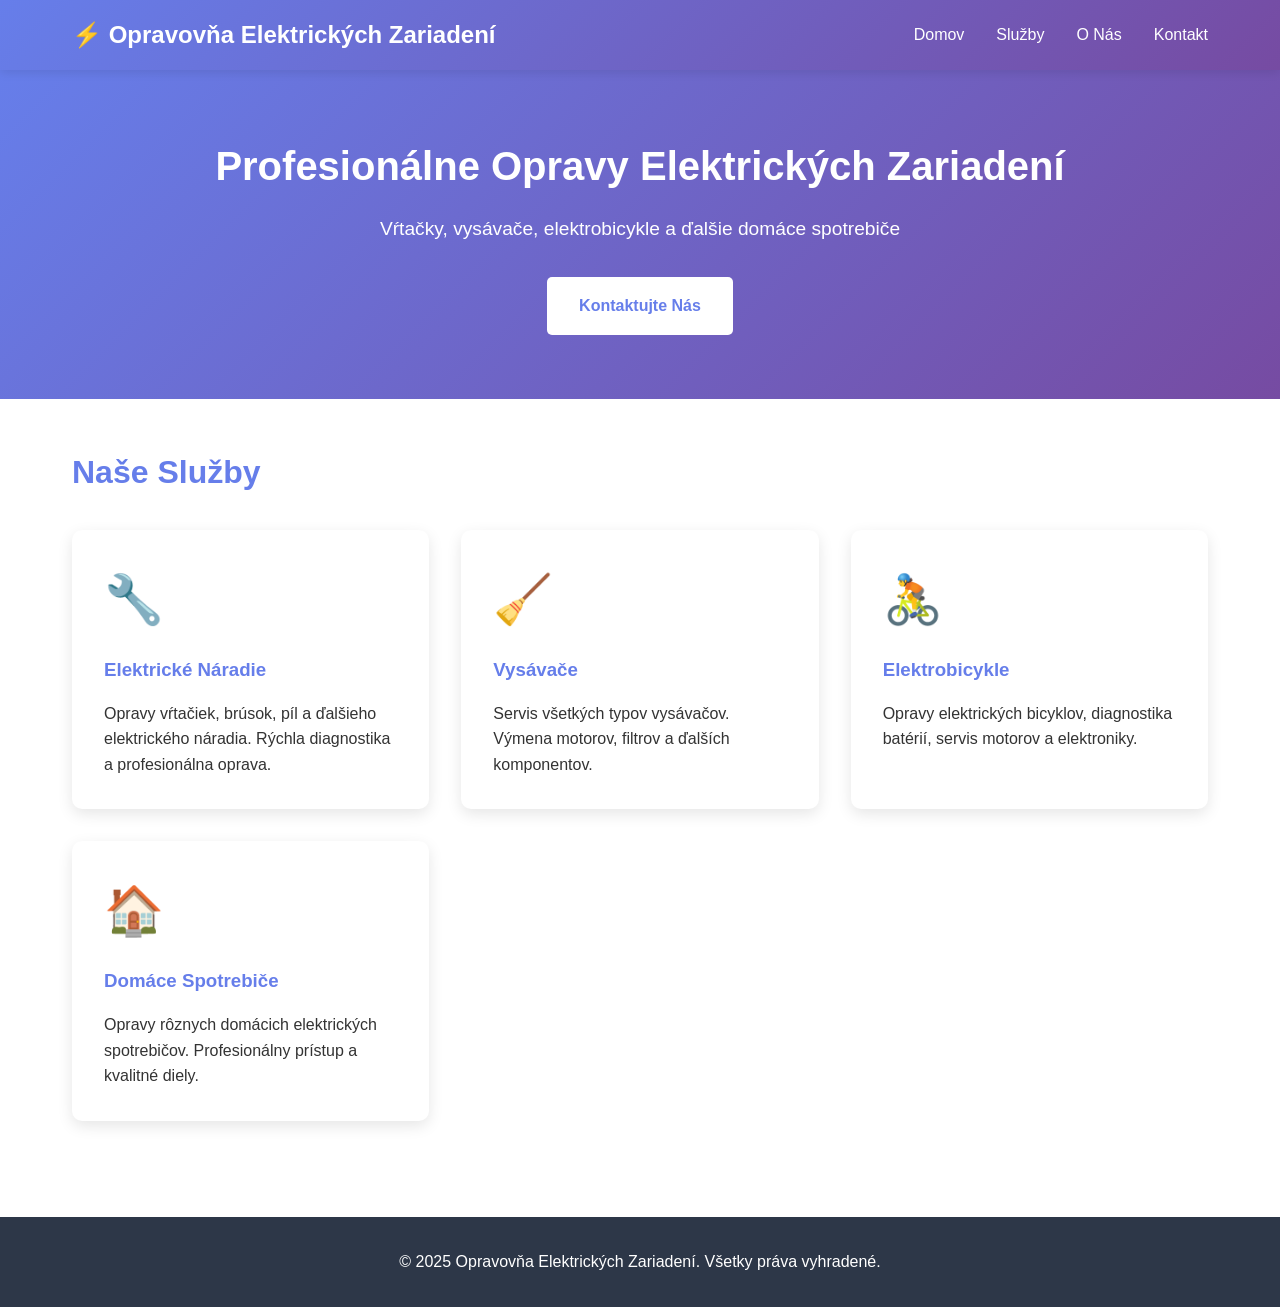
<file: index.html>
<!DOCTYPE html>
<html lang="sk">
<head>
    <meta charset="UTF-8">
    <meta name="viewport" content="width=device-width, initial-scale=1.0">
    <title>Opravovňa Elektrických Zariadení - Profesionálne Opravy</title>
    <link rel="stylesheet" href="styles.css">
</head>
<body>
    <header>
        <nav>
            <div class="logo">⚡ Opravovňa Elektrických Zariadení</div>
            <ul>
                <li><a href="index.html">Domov</a></li>
                <li><a href="services.html">Služby</a></li>
                <li><a href="about.html">O Nás</a></li>
                <li><a href="contact.html">Kontakt</a></li>
            </ul>
        </nav>
    </header>

    <!-- HOME PAGE -->
    <section class="hero">
        <h1>Profesionálne Opravy Elektrických Zariadení</h1>
        <p>Vŕtačky, vysávače, elektrobicykle a ďalšie domáce spotrebiče</p>
        <a href="contact.html" class="btn">Kontaktujte Nás</a>
    </section>

    <div class="container">
        <h2>Naše Služby</h2>
        <div class="services-grid">
            <div class="service-card">
                <div class="service-icon">🔧</div>
                <h3>Elektrické Náradie</h3>
                <p>Opravy vŕtačiek, brúsok, píl a ďalšieho elektrického náradia. Rýchla diagnostika a profesionálna oprava.</p>
            </div>
            <div class="service-card">
                <div class="service-icon">🧹</div>
                <h3>Vysávače</h3>
                <p>Servis všetkých typov vysávačov. Výmena motorov, filtrov a ďalších komponentov.</p>
            </div>
            <div class="service-card">
                <div class="service-icon">🚴</div>
                <h3>Elektrobicykle</h3>
                <p>Opravy elektrických bicyklov, diagnostika batérií, servis motorov a elektroniky.</p>
            </div>
            <div class="service-card">
                <div class="service-icon">🏠</div>
                <h3>Domáce Spotrebiče</h3>
                <p>Opravy rôznych domácich elektrických spotrebičov. Profesionálny prístup a kvalitné diely.</p>
            </div>
        </div>
    </div>

    <footer>
        <p>&copy; 2025 Opravovňa Elektrických Zariadení. Všetky práva vyhradené.</p>
    </footer>

    <script src="script.js"></script>
</body>
</html>
</file>
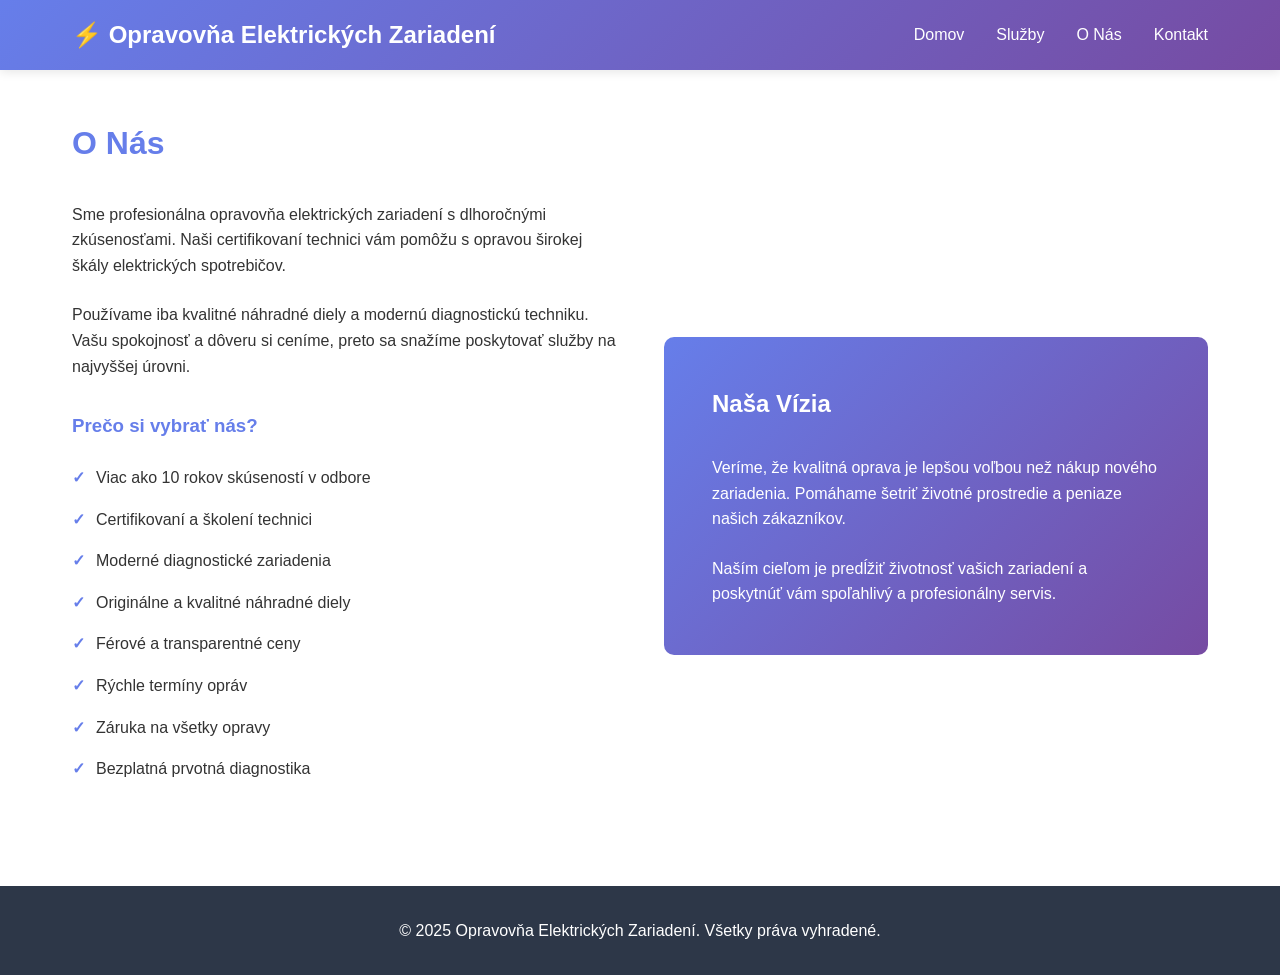
<file: about.html>
<!DOCTYPE html>
<html lang="sk">
<head>
    <meta charset="UTF-8">
    <meta name="viewport" content="width=device-width, initial-scale=1.0">
    <title>O Nás - Opravovňa Elektrických Zariadení</title>
    <link rel="stylesheet" href="styles.css">
</head>
<body>
    <header>
        <nav>
            <div class="logo">⚡ Opravovňa Elektrických Zariadení</div>
            <ul>
                <li><a href="index.html">Domov</a></li>
                <li><a href="services.html">Služby</a></li>
                <li><a href="about.html">O Nás</a></li>
                <li><a href="contact.html">Kontakt</a></li>
            </ul>
        </nav>
    </header>

    <div class="container">
        <h2>O Nás</h2>
        <div class="about-content">
            <div class="about-text">
                <p style="margin-bottom: 1.5rem;">
                    Sme profesionálna opravovňa elektrických zariadení s dlhoročnými zkúsenosťami. 
                    Naši certifikovaní technici vám pomôžu s opravou širokej škály elektrických spotrebičov.
                </p>
                <p style="margin-bottom: 1.5rem;">
                    Používame iba kvalitné náhradné diely a modernú diagnostickú techniku. 
                    Vašu spokojnosť a dôveru si ceníme, preto sa snažíme poskytovať služby na najvyššej úrovni.
                </p>
                <h3 style="color: #667eea; margin: 2rem 0 1rem 0;">Prečo si vybrať nás?</h3>
                <ul class="about-features">
                    <li>Viac ako 10 rokov skúseností v odbore</li>
                    <li>Certifikovaní a školení technici</li>
                    <li>Moderné diagnostické zariadenia</li>
                    <li>Originálne a kvalitné náhradné diely</li>
                    <li>Férové a transparentné ceny</li>
                    <li>Rýchle termíny opráv</li>
                    <li>Záruka na všetky opravy</li>
                    <li>Bezplatná prvotná diagnostika</li>
                </ul>
            </div>
            <div style="background: linear-gradient(135deg, #667eea 0%, #764ba2 100%); padding: 3rem; border-radius: 10px; color: white;">
                <h3 style="margin-bottom: 2rem; font-size: 1.5rem;">Naša Vízia</h3>
                <p style="margin-bottom: 1.5rem;">
                    Veríme, že kvalitná oprava je lepšou voľbou než nákup nového zariadenia. 
                    Pomáhame šetriť životné prostredie a peniaze našich zákazníkov.
                </p>
                <p>
                    Naším cieľom je predĺžiť životnosť vašich zariadení a poskytnúť vám spoľahlivý a profesionálny servis.
                </p>
            </div>
        </div>
    </div>

    <footer>
        <p>&copy; 2025 Opravovňa Elektrických Zariadení. Všetky práva vyhradené.</p>
    </footer>

    <script src="script.js"></script>
</body>
</html>
</file>
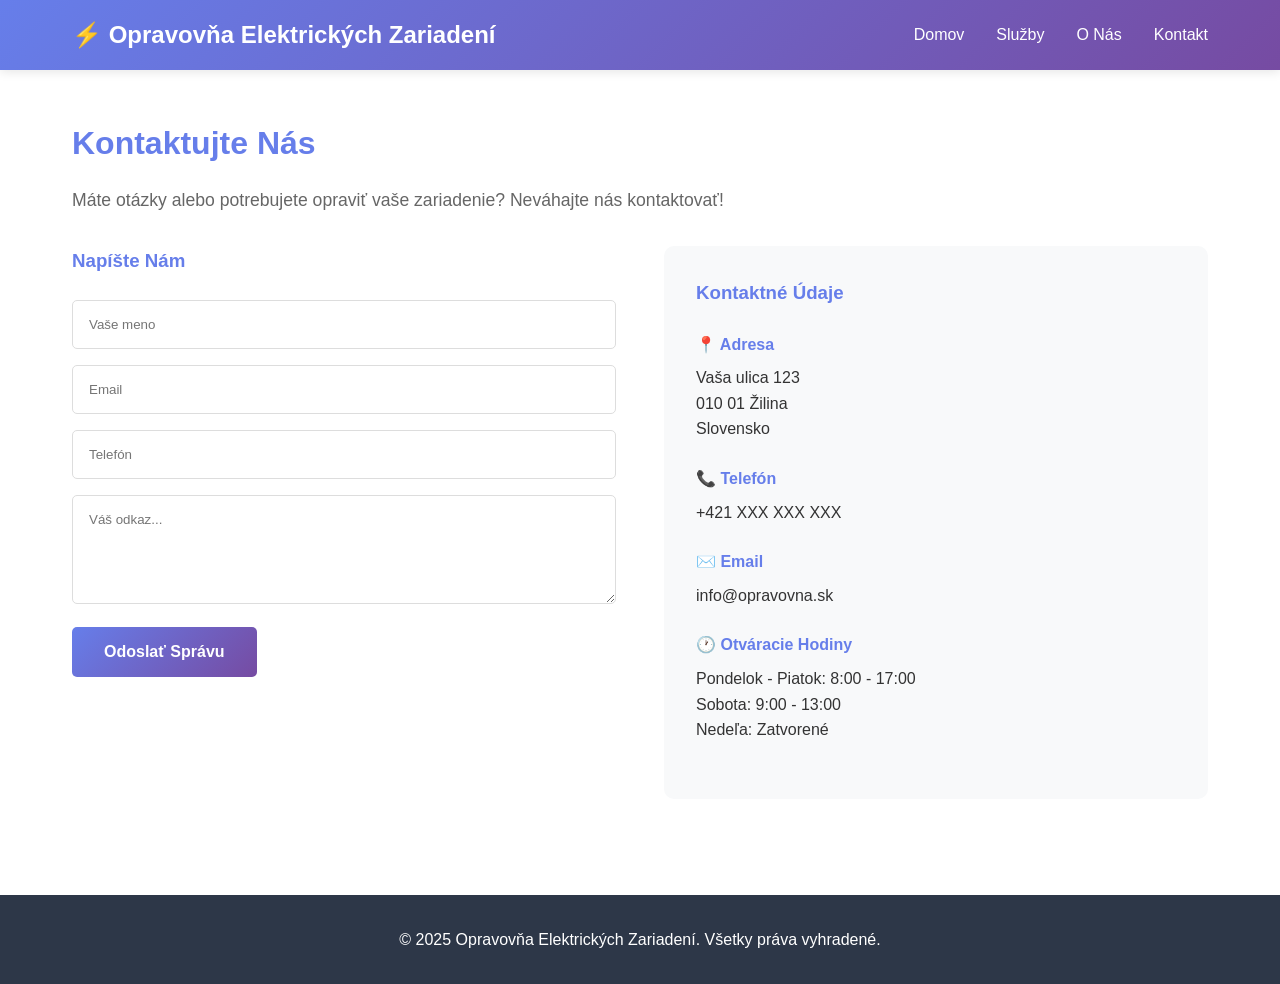
<file: contact.html>
<!DOCTYPE html>
<html lang="sk">
<head>
    <meta charset="UTF-8">
    <meta name="viewport" content="width=device-width, initial-scale=1.0">
    <title>Kontakt - Opravovňa Elektrických Zariadení</title>
    <link rel="stylesheet" href="styles.css">
</head>
<body>
    <header>
        <nav>
            <div class="logo">⚡ Opravovňa Elektrických Zariadení</div>
            <ul>
                <li><a href="index.html">Domov</a></li>
                <li><a href="services.html">Služby</a></li>
                <li><a href="about.html">O Nás</a></li>
                <li><a href="contact.html">Kontakt</a></li>
            </ul>
        </nav>
    </header>

    <div class="container">
        <h2>Kontaktujte Nás</h2>
        <p class="section-intro">Máte otázky alebo potrebujete opraviť vaše zariadenie? Neváhajte nás kontaktovať!</p>
        
        <div class="contact-content">
            <div>
                <h3 style="color: #667eea; margin-bottom: 1.5rem;">Napíšte Nám</h3>
                <form class="contact-form" id="contactForm">
                    <input type="text" name="name" placeholder="Vaše meno" required>
                    <input type="email" name="email" placeholder="Email" required>
                    <input type="tel" name="phone" placeholder="Telefón">
                    <textarea name="message" rows="5" placeholder="Váš odkaz..." required></textarea>
                    <button type="submit">Odoslať Správu</button>
                </form>
            </div>

            <div class="contact-info">
                <h3>Kontaktné Údaje</h3>
                
                <div class="contact-item">
                    <strong>📍 Adresa</strong>
                    <p>Vaša ulica 123<br>010 01 Žilina<br>Slovensko</p>
                </div>

                <div class="contact-item">
                    <strong>📞 Telefón</strong>
                    <p>+421 XXX XXX XXX</p>
                </div>

                <div class="contact-item">
                    <strong>✉️ Email</strong>
                    <p>info@opravovna.sk</p>
                </div>

                <div class="contact-item">
                    <strong>🕐 Otváracie Hodiny</strong>
                    <p>
                        Pondelok - Piatok: 8:00 - 17:00<br>
                        Sobota: 9:00 - 13:00<br>
                        Nedeľa: Zatvorené
                    </p>
                </div>
            </div>
        </div>
    </div>

    <footer>
        <p>&copy; 2025 Opravovňa Elektrických Zariadení. Všetky práva vyhradené.</p>
    </footer>

    <script src="script.js"></script>
</body>
</html>
</file>
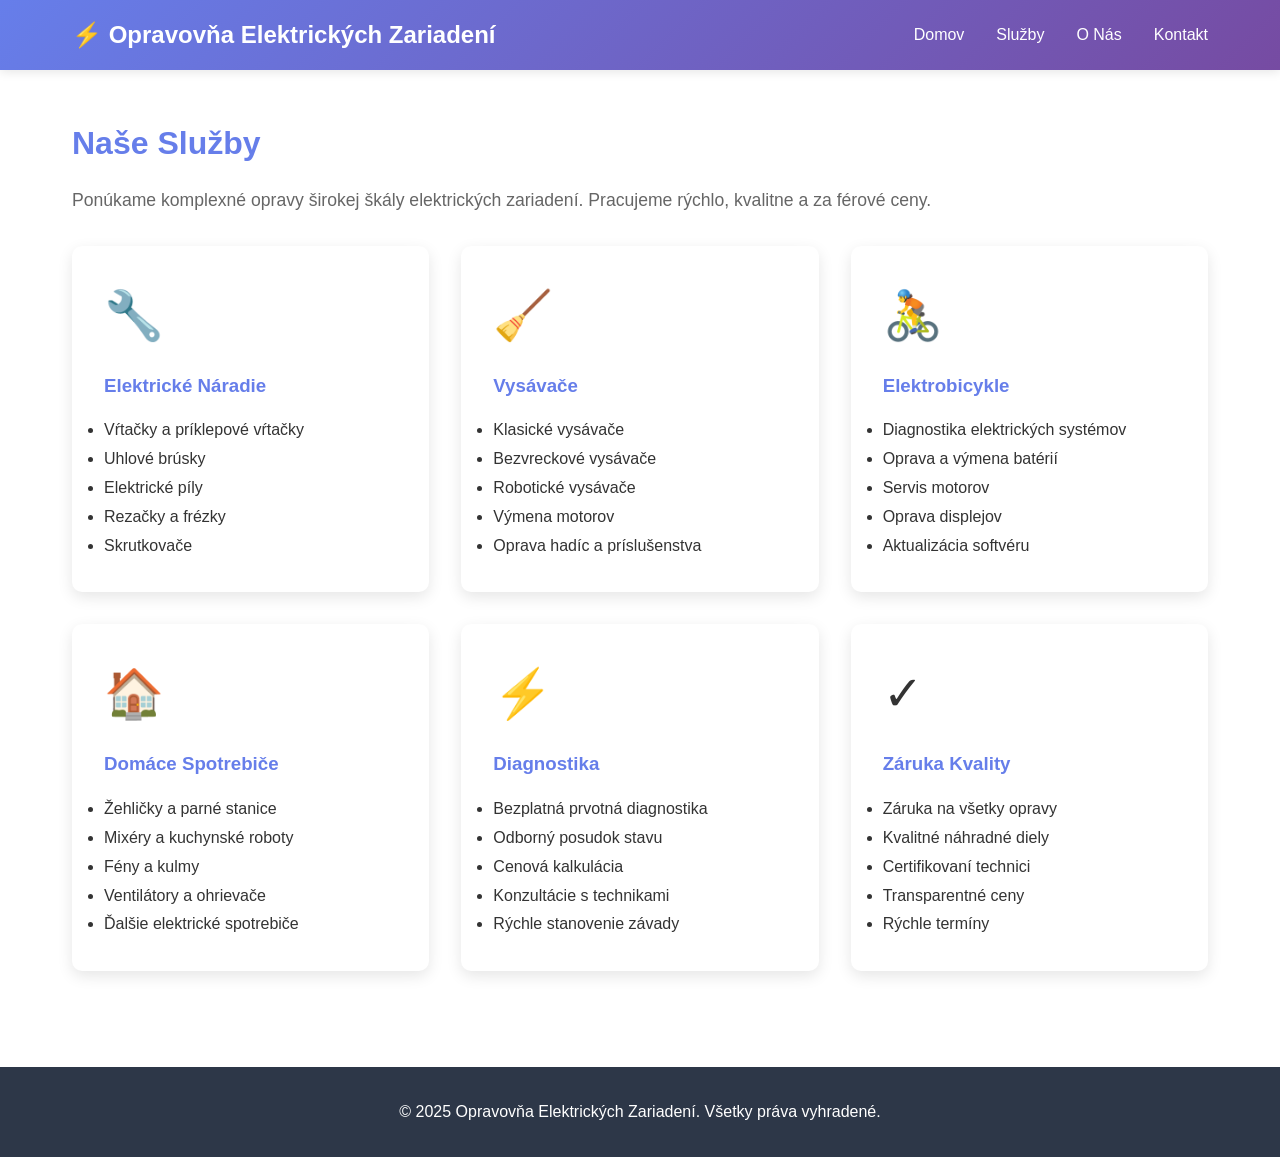
<file: services.html>
<!DOCTYPE html>
<html lang="sk">
<head>
    <meta charset="UTF-8">
    <meta name="viewport" content="width=device-width, initial-scale=1.0">
    <title>Služby - Opravovňa Elektrických Zariadení</title>
    <link rel="stylesheet" href="styles.css">
</head>
<body>
    <header>
        <nav>
            <div class="logo">⚡ Opravovňa Elektrických Zariadení</div>
            <ul>
                <li><a href="index.html">Domov</a></li>
                <li><a href="services.html">Služby</a></li>
                <li><a href="about.html">O Nás</a></li>
                <li><a href="contact.html">Kontakt</a></li>
            </ul>
        </nav>
    </header>

    <div class="container">
        <h2>Naše Služby</h2>
        <p class="section-intro">Ponúkame komplexné opravy širokej škály elektrických zariadení. Pracujeme rýchlo, kvalitne a za férové ceny.</p>
        
        <div class="services-grid">
            <div class="service-card">
                <div class="service-icon">🔧</div>
                <h3>Elektrické Náradie</h3>
                <ul style="margin-top: 1rem; line-height: 1.8;">
                    <li>Vŕtačky a príklepové vŕtačky</li>
                    <li>Uhlové brúsky</li>
                    <li>Elektrické píly</li>
                    <li>Rezačky a frézky</li>
                    <li>Skrutkovače</li>
                </ul>
            </div>

            <div class="service-card">
                <div class="service-icon">🧹</div>
                <h3>Vysávače</h3>
                <ul style="margin-top: 1rem; line-height: 1.8;">
                    <li>Klasické vysávače</li>
                    <li>Bezvreckové vysávače</li>
                    <li>Robotické vysávače</li>
                    <li>Výmena motorov</li>
                    <li>Oprava hadíc a príslušenstva</li>
                </ul>
            </div>

            <div class="service-card">
                <div class="service-icon">🚴</div>
                <h3>Elektrobicykle</h3>
                <ul style="margin-top: 1rem; line-height: 1.8;">
                    <li>Diagnostika elektrických systémov</li>
                    <li>Oprava a výmena batérií</li>
                    <li>Servis motorov</li>
                    <li>Oprava displejov</li>
                    <li>Aktualizácia softvéru</li>
                </ul>
            </div>

            <div class="service-card">
                <div class="service-icon">🏠</div>
                <h3>Domáce Spotrebiče</h3>
                <ul style="margin-top: 1rem; line-height: 1.8;">
                    <li>Žehličky a parné stanice</li>
                    <li>Mixéry a kuchynské roboty</li>
                    <li>Fény a kulmy</li>
                    <li>Ventilátory a ohrievače</li>
                    <li>Ďalšie elektrické spotrebiče</li>
                </ul>
            </div>

            <div class="service-card">
                <div class="service-icon">⚡</div>
                <h3>Diagnostika</h3>
                <ul style="margin-top: 1rem; line-height: 1.8;">
                    <li>Bezplatná prvotná diagnostika</li>
                    <li>Odborný posudok stavu</li>
                    <li>Cenová kalkulácia</li>
                    <li>Konzultácie s technikami</li>
                    <li>Rýchle stanovenie závady</li>
                </ul>
            </div>

            <div class="service-card">
                <div class="service-icon">✓</div>
                <h3>Záruka Kvality</h3>
                <ul style="margin-top: 1rem; line-height: 1.8;">
                    <li>Záruka na všetky opravy</li>
                    <li>Kvalitné náhradné diely</li>
                    <li>Certifikovaní technici</li>
                    <li>Transparentné ceny</li>
                    <li>Rýchle termíny</li>
                </ul>
            </div>
        </div>
    </div>

    <footer>
        <p>&copy; 2025 Opravovňa Elektrických Zariadení. Všetky práva vyhradené.</p>
    </footer>

    <script src="script.js"></script>
</body>
</html>
</file>
<file: styles.css>
* {
    margin: 0;
    padding: 0;
    box-sizing: border-box;
}

body {
    font-family: 'Segoe UI', Tahoma, Geneva, Verdana, sans-serif;
    line-height: 1.6;
    color: #333;
}

/* Header */
header {
    background: linear-gradient(135deg, #667eea 0%, #764ba2 100%);
    color: white;
    padding: 1rem 0;
    position: sticky;
    top: 0;
    z-index: 1000;
    box-shadow: 0 2px 10px rgba(0,0,0,0.1);
}

nav {
    max-width: 1200px;
    margin: 0 auto;
    display: flex;
    justify-content: space-between;
    align-items: center;
    padding: 0 2rem;
}

.logo {
    font-size: 1.5rem;
    font-weight: bold;
}

nav ul {
    list-style: none;
    display: flex;
    gap: 2rem;
}

nav a {
    color: white;
    text-decoration: none;
    font-weight: 500;
    transition: opacity 0.3s;
}

nav a:hover {
    opacity: 0.8;
}

/* Hero Section */
.hero {
    background: linear-gradient(135deg, #667eea 0%, #764ba2 100%);
    color: white;
    padding: 4rem 2rem;
    text-align: center;
}

.hero h1 {
    font-size: 2.5rem;
    margin-bottom: 1rem;
}

.hero p {
    font-size: 1.2rem;
    margin-bottom: 2rem;
}

.btn {
    display: inline-block;
    background: white;
    color: #667eea;
    padding: 1rem 2rem;
    text-decoration: none;
    border-radius: 5px;
    font-weight: bold;
    transition: transform 0.3s, box-shadow 0.3s;
}

.btn:hover {
    transform: translateY(-2px);
    box-shadow: 0 5px 15px rgba(0,0,0,0.2);
}

/* Container */
.container {
    max-width: 1200px;
    margin: 0 auto;
    padding: 3rem 2rem;
}

/* Services Grid */
.services-grid {
    display: grid;
    grid-template-columns: repeat(auto-fit, minmax(280px, 1fr));
    gap: 2rem;
    margin-top: 2rem;
}

.service-card {
    background: white;
    padding: 2rem;
    border-radius: 10px;
    box-shadow: 0 5px 15px rgba(0,0,0,0.1);
    transition: transform 0.3s;
}

.service-card:hover {
    transform: translateY(-5px);
}

.service-icon {
    font-size: 3rem;
    margin-bottom: 1rem;
}

.service-card h3 {
    color: #667eea;
    margin-bottom: 1rem;
}

/* About Section */
.about-content {
    display: grid;
    grid-template-columns: 1fr 1fr;
    gap: 3rem;
    align-items: center;
    margin-top: 2rem;
}

.about-text h2 {
    color: #667eea;
    margin-bottom: 1rem;
}

.about-features {
    list-style: none;
}

.about-features li {
    padding: 0.5rem 0;
    padding-left: 1.5rem;
    position: relative;
}

.about-features li:before {
    content: "✓";
    position: absolute;
    left: 0;
    color: #667eea;
    font-weight: bold;
}

/* Contact Form */
.contact-content {
    display: grid;
    grid-template-columns: 1fr 1fr;
    gap: 3rem;
    margin-top: 2rem;
}

.contact-form input,
.contact-form textarea {
    width: 100%;
    padding: 1rem;
    margin-bottom: 1rem;
    border: 1px solid #ddd;
    border-radius: 5px;
    font-family: inherit;
}

.contact-form button {
    background: linear-gradient(135deg, #667eea 0%, #764ba2 100%);
    color: white;
    border: none;
    padding: 1rem 2rem;
    border-radius: 5px;
    cursor: pointer;
    font-size: 1rem;
    font-weight: bold;
    transition: transform 0.3s;
}

.contact-form button:hover {
    transform: translateY(-2px);
}

.contact-info {
    background: #f8f9fa;
    padding: 2rem;
    border-radius: 10px;
}

.contact-info h3 {
    color: #667eea;
    margin-bottom: 1.5rem;
}

.contact-item {
    margin-bottom: 1.5rem;
}

.contact-item strong {
    display: block;
    color: #667eea;
    margin-bottom: 0.5rem;
}

/* Footer */
footer {
    background: #2d3748;
    color: white;
    text-align: center;
    padding: 2rem;
    margin-top: 3rem;
}

/* Typography */
h2 {
    color: #667eea;
    font-size: 2rem;
    margin-bottom: 1rem;
}

.section-intro {
    font-size: 1.1rem;
    color: #666;
    margin-bottom: 2rem;
}

/* Responsive */
@media (max-width: 768px) {
    nav ul {
        flex-direction: column;
        gap: 1rem;
    }

    .hero h1 {
        font-size: 2rem;
    }

    .about-content,
    .contact-content {
        grid-template-columns: 1fr;
    }
}
</file>
